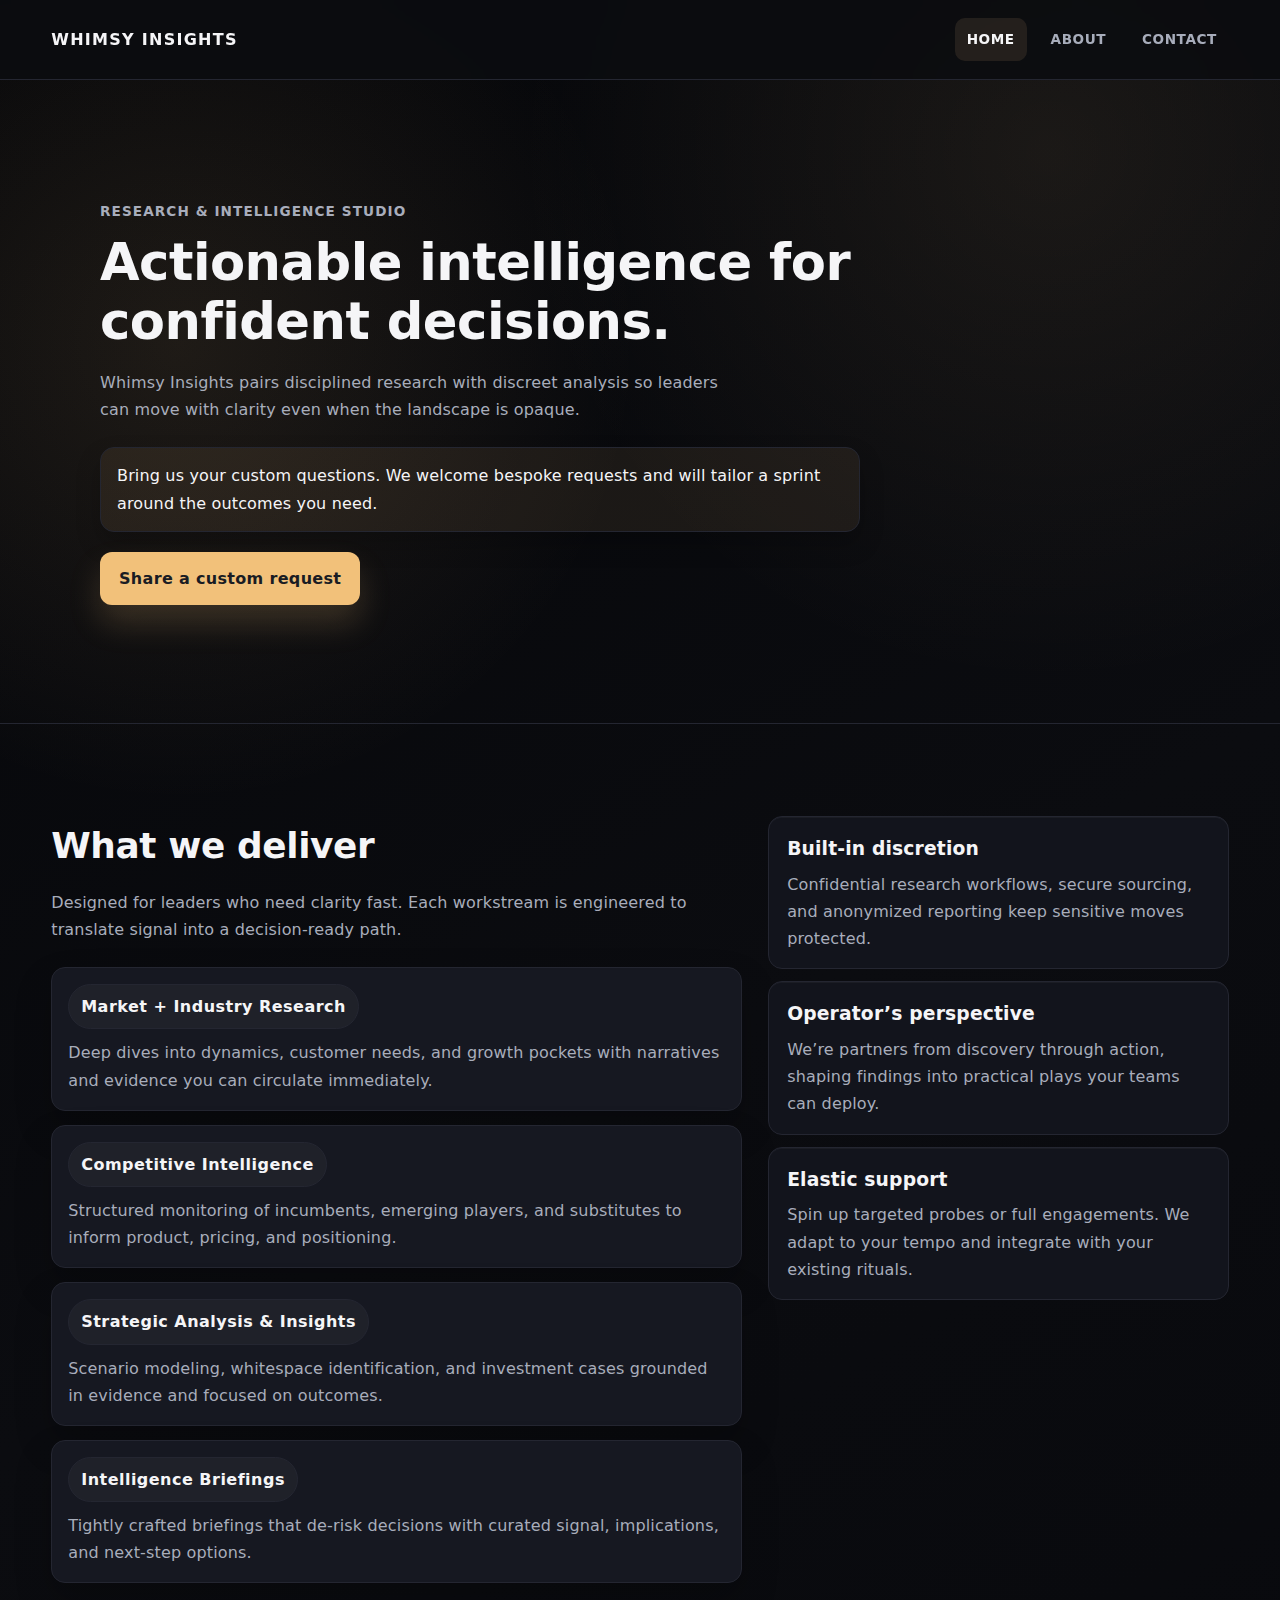
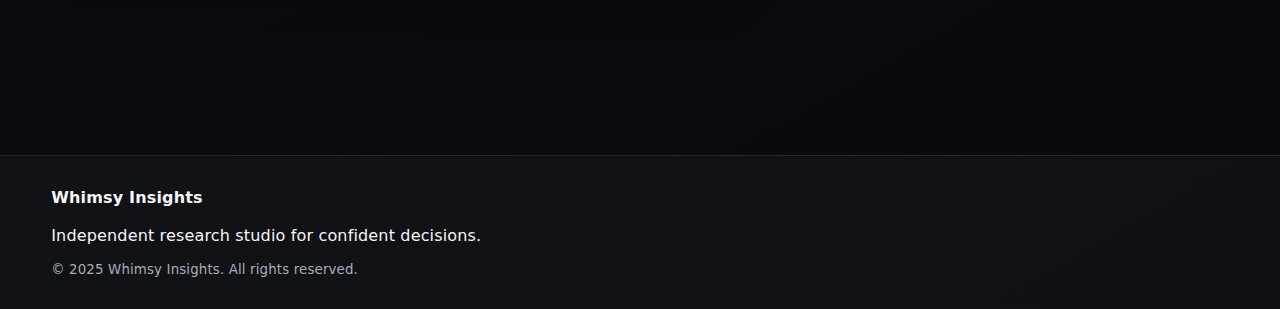
<file: index.html>
<!DOCTYPE html>
<html lang="en">
<head>
  <meta charset="UTF-8">
  <meta name="viewport" content="width=device-width, initial-scale=1.0">
  <title>Whimsy Insights | Actionable Intelligence for Confident Decisions</title>
  <link rel="stylesheet" href="css/styles.css">
</head>
<body>
  <header>
      <div class="container topbar">
        <div class="logo">Whimsy Insights</div>
        <button class="nav-toggle" aria-label="Toggle navigation">☰</button>
        <nav class="nav-links">
          <a class="active" href="index.html">Home</a>
          <a href="about.html">About</a>
          <a href="contact.html">Contact</a>
        </nav>
      </div>
  </header>

  <main>
    <section class="hero">
      <div class="container hero-shell">
        <div class="hero-intro">
          <div class="eyebrow">Research &amp; Intelligence Studio</div>
          <h1>Actionable intelligence for confident decisions.</h1>
          <p class="hero-lead">Whimsy Insights pairs disciplined research with discreet analysis so leaders can move with clarity even when the landscape is opaque.</p>
          <p class="hero-note">Bring us your custom questions. We welcome bespoke requests and will tailor a sprint around the outcomes you need.</p>
          <div class="hero-actions">
            <a class="btn" href="contact.html">Share a custom request</a>
          </div>
        </div>
      </div>
    </section>

    <section class="section">
      <div class="container dual">
        <div>
          <h2>What we deliver</h2>
          <p class="lead">Designed for leaders who need clarity fast. Each workstream is engineered to translate signal into a decision-ready path.</p>
          <div class="stack">
            <article class="pill-card">
              <div class="pill">Market + Industry Research</div>
              <p>Deep dives into dynamics, customer needs, and growth pockets with narratives and evidence you can circulate immediately.</p>
            </article>
            <article class="pill-card">
              <div class="pill">Competitive Intelligence</div>
              <p>Structured monitoring of incumbents, emerging players, and substitutes to inform product, pricing, and positioning.</p>
            </article>
            <article class="pill-card">
              <div class="pill">Strategic Analysis &amp; Insights</div>
              <p>Scenario modeling, whitespace identification, and investment cases grounded in evidence and focused on outcomes.</p>
            </article>
            <article class="pill-card">
              <div class="pill">Intelligence Briefings</div>
              <p>Tightly crafted briefings that de-risk decisions with curated signal, implications, and next-step options.</p>
            </article>
          </div>
        </div>
        <div class="feature-rail">
          <div class="rail-card">
            <h3>Built-in discretion</h3>
            <p>Confidential research workflows, secure sourcing, and anonymized reporting keep sensitive moves protected.</p>
          </div>
          <div class="rail-card">
            <h3>Operator’s perspective</h3>
            <p>We’re partners from discovery through action, shaping findings into practical plays your teams can deploy.</p>
          </div>
          <div class="rail-card">
            <h3>Elastic support</h3>
            <p>Spin up targeted probes or full engagements. We adapt to your tempo and integrate with your existing rituals.</p>
          </div>
        </div>
      </div>
    </section>

  </main>

  <footer>
    <div class="container footer-grid">
      <div><strong>Whimsy Insights</strong></div>
      <div>Independent research studio for confident decisions.</div>
      <small>© 2025 Whimsy Insights. All rights reserved.</small>
    </div>
  </footer>
  <script src="js/main.js"></script>
</body>
</html>
</file>
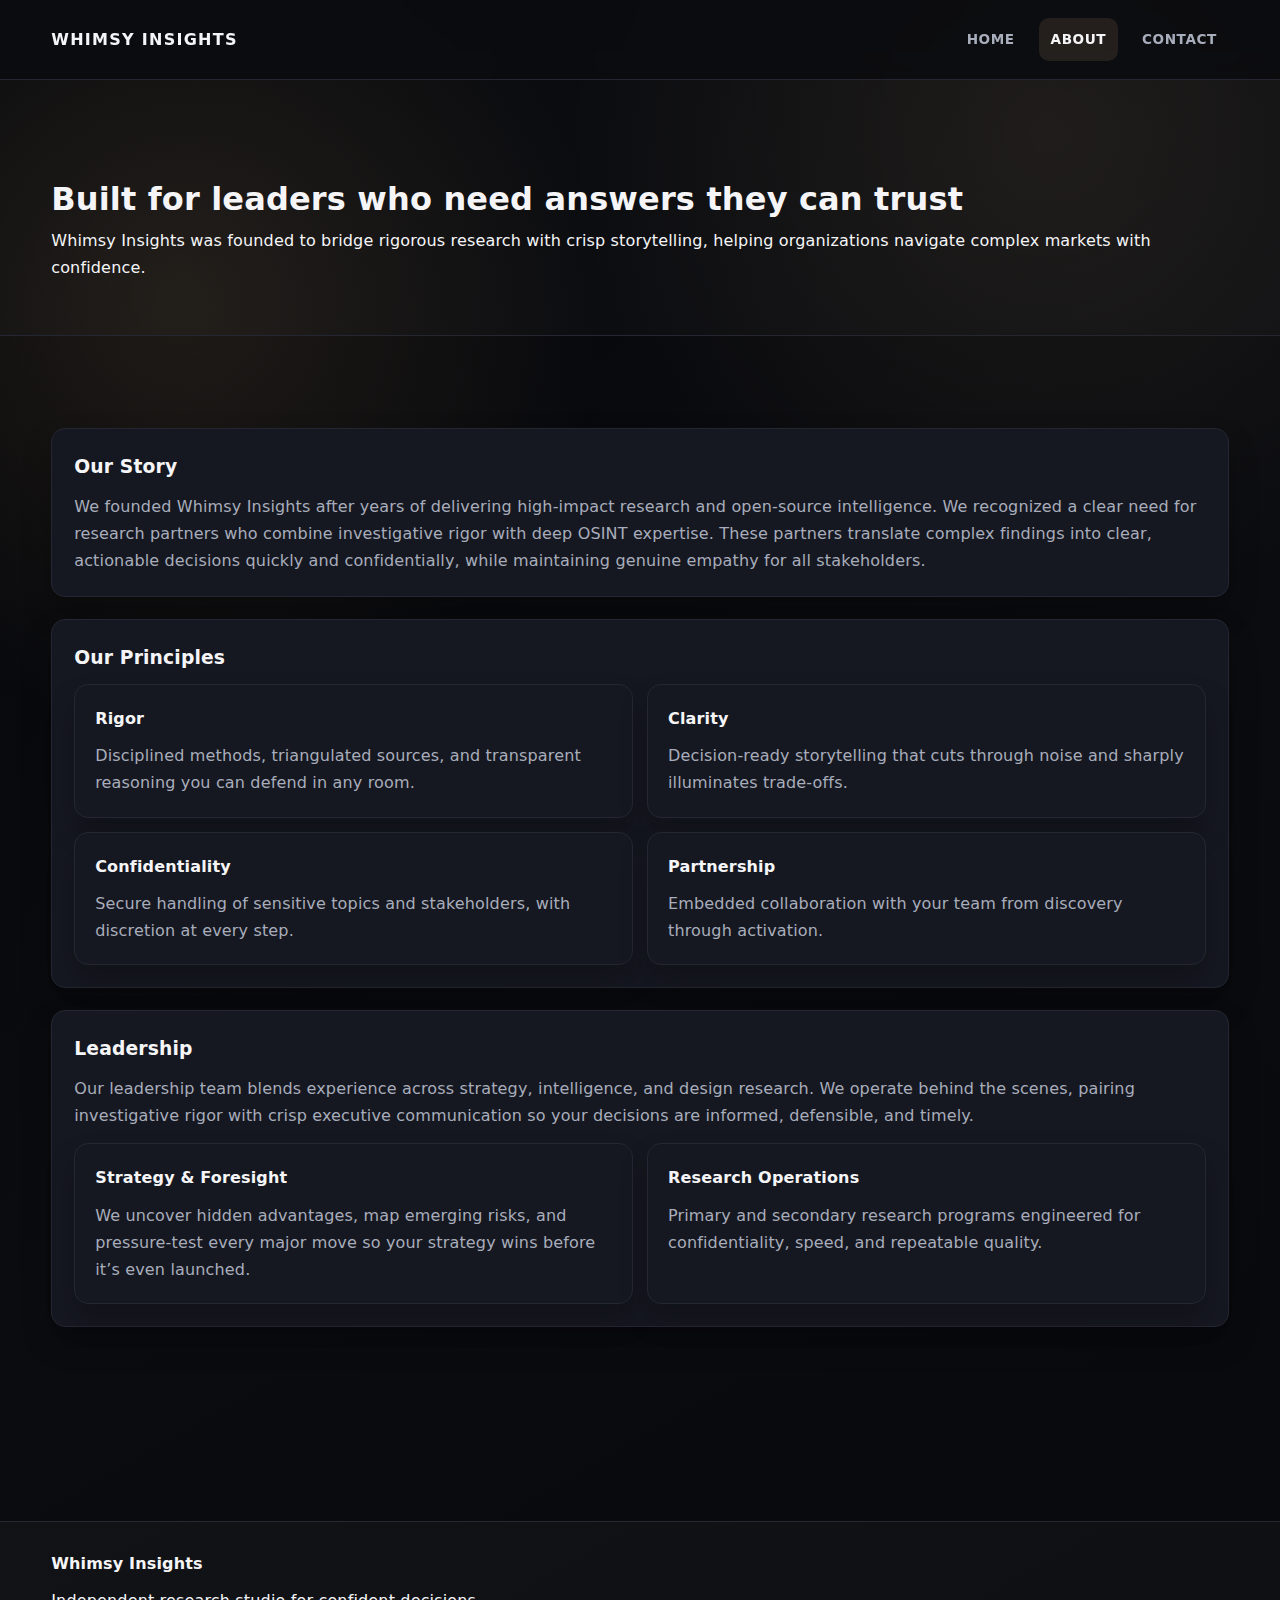
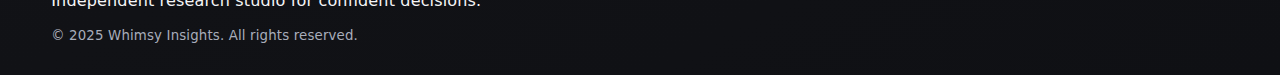
<file: about.html>
<!DOCTYPE html>
<html lang="en">
<head>
  <meta charset="UTF-8">
  <meta name="viewport" content="width=device-width, initial-scale=1.0">
  <title>Whimsy Insights | About</title>
  <link rel="stylesheet" href="css/styles.css">
</head>
<body>
  <header>
      <div class="container topbar">
        <div class="logo">Whimsy Insights</div>
        <button class="nav-toggle" aria-label="Toggle navigation">☰</button>
        <nav class="nav-links">
          <a href="index.html">Home</a>
          <a class="active" href="about.html">About</a>
          <a href="contact.html">Contact</a>
        </nav>
      </div>
  </header>

  <main>
    <section class="page-hero">
      <div class="container">
        <h1>Built for leaders who need answers they can trust</h1>
        <p>Whimsy Insights was founded to bridge rigorous research with crisp storytelling, helping organizations navigate complex markets with confidence.</p>
      </div>
    </section>

    <section class="section">
      <div class="container">
        <div class="section-alt">
          <h3>Our Story</h3>
          <p>We founded Whimsy Insights after years of delivering high-impact research and open-source intelligence. We recognized a clear need for research partners who combine investigative rigor with deep OSINT expertise. These partners translate complex findings into clear, actionable decisions quickly and confidentially, while maintaining genuine empathy for all stakeholders.</p>
        </div>

        <div class="section-alt">
          <h3>Our Principles</h3>
          <div class="values grid grid-cols-2">
            <div class="card">
              <h4>Rigor</h4>
              <p>Disciplined methods, triangulated sources, and transparent reasoning you can defend in any room.</p>
            </div>
            <div class="card">
              <h4>Clarity</h4>
              <p>Decision-ready storytelling that cuts through noise and sharply illuminates trade-offs.</p>
            </div>
            <div class="card">
              <h4>Confidentiality</h4>
              <p>Secure handling of sensitive topics and stakeholders, with discretion at every step.</p>
            </div>
            <div class="card">
              <h4>Partnership</h4>
              <p>Embedded collaboration with your team from discovery through activation.</p>
            </div>
          </div>
        </div>

        <div class="section-alt">
          <h3>Leadership</h3>
          <p>Our leadership team blends experience across strategy, intelligence, and design research. We operate behind the scenes, pairing investigative rigor with crisp executive communication so your decisions are informed, defensible, and timely.</p>
          <div class="grid grid-cols-2 values" style="margin-top:14px;">
            <div class="card">
              <h4>Strategy &amp; Foresight</h4>
              <p>We uncover hidden advantages, map emerging risks, and pressure-test every major move so your strategy wins before it’s even launched.</p>
            </div>
            <div class="card">
              <h4>Research Operations</h4>
              <p>Primary and secondary research programs engineered for confidentiality, speed, and repeatable quality.</p>
            </div>
          </div>
        </div>
      </div>
    </section>
  </main>

  <footer>
    <div class="container footer-grid">
      <div><strong>Whimsy Insights</strong></div>
      <div>Independent research studio for confident decisions.</div>
      <small>© 2025 Whimsy Insights. All rights reserved.</small>
    </div>
  </footer>
  <script src="js/main.js"></script>
</body>
</html>
</file>
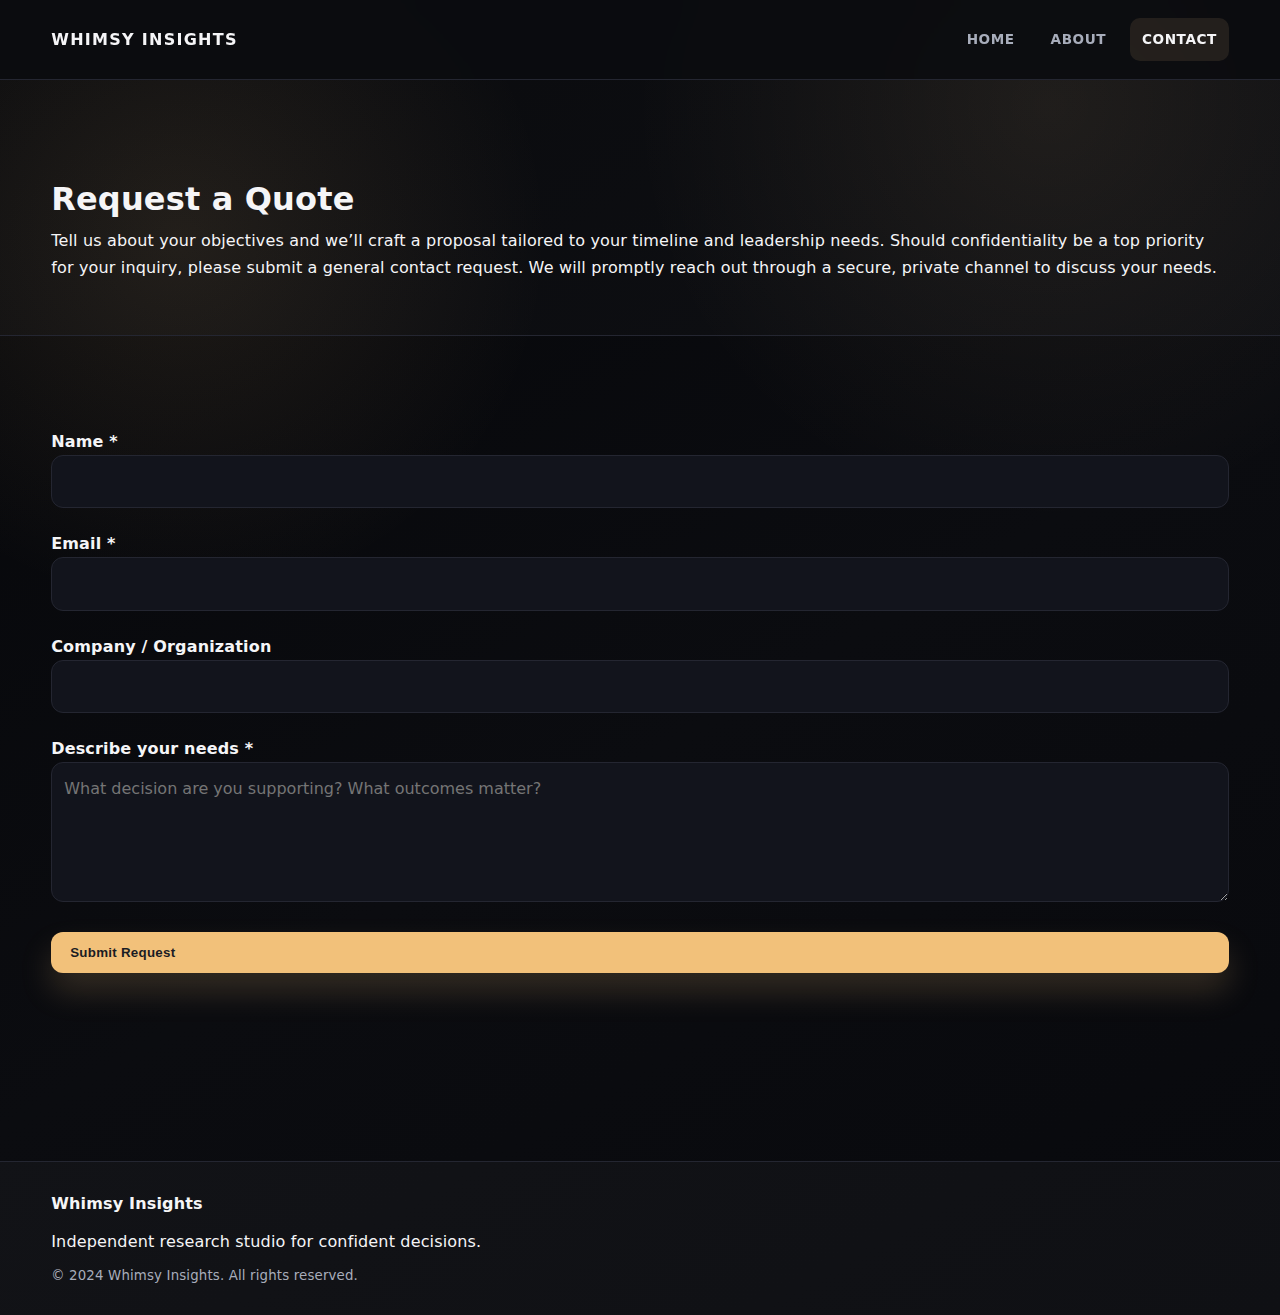
<file: contact.html>
<!DOCTYPE html>
<html lang="en">
<head>
  <meta charset="UTF-8">
  <meta name="viewport" content="width=device-width, initial-scale=1.0">
  <title>Whimsy Insights | Request a Quote</title>
  <link rel="stylesheet" href="css/styles.css">
</head>
<body>
  <header>
      <div class="container topbar">
        <div class="logo">Whimsy Insights</div>
        <button class="nav-toggle" aria-label="Toggle navigation">☰</button>
        <nav class="nav-links">
          <a href="index.html">Home</a>
          <a href="about.html">About</a>
          <a class="active" href="contact.html">Contact</a>
        </nav>
      </div>
  </header>

  <main>
    <section class="page-hero">
      <div class="container">
        <h1>Request a Quote</h1>
        <p>Tell us about your objectives and we’ll craft a proposal tailored to your timeline and leadership needs. Should confidentiality be a top priority for your inquiry, please submit a general contact request. We will promptly reach out through a secure, private channel to discuss your needs.</p>
      </div>
    </section>

    <section class="section">
      <div class="container">
        <div>
          <form id="contact-form" action="https://formspree.io/f/xqajdope" method="POST">
            <div>
              <label for="name">Name *</label>
              <input type="text" id="name" name="name" required aria-required="true">
              <div class="error-message" aria-live="polite"></div>
            </div>

            <div>
              <label for="email">Email *</label>
              <input type="email" id="email" name="email" required aria-required="true">
              <div class="error-message" aria-live="polite"></div>
            </div>

            <div>
              <label for="company">Company / Organization</label>
              <input type="text" id="company" name="company">
              <div class="error-message" aria-live="polite"></div>
            </div>

            <div>
              <label for="description">Describe your needs *</label>
              <textarea id="description" name="description" required aria-required="true" placeholder="What decision are you supporting? What outcomes matter?"></textarea>
              <div class="error-message" aria-live="polite"></div>
            </div>

            <button class="btn" type="submit">Submit Request</button>
            <div id="form-success" aria-live="polite"></div>
          </form>
        </div>
      </div>
    </section>
  </main>

  <footer>
    <div class="container footer-grid">
      <div><strong>Whimsy Insights</strong></div>
      <div>Independent research studio for confident decisions.</div>
      <small>© 2024 Whimsy Insights. All rights reserved.</small>
    </div>
  </footer>
  <script src="js/main.js"></script>
</body>
</html>
</file>
<file: css/styles.css>
:root {
  --bg: #0b0c10;
  --panel: #11131a;
  --surface: #161821;
  --surface-soft: #12141c;
  --border: #242631;
  --ink: #f5f5f7;
  --muted: #a8adbb;
  --accent: #f2c17a;
  --accent-strong: #ffd18f;
  --radius: 14px;
  --transition: 200ms ease;
  font-family: "Inter", "Helvetica Neue", system-ui, -apple-system, sans-serif;
}

* {
  box-sizing: border-box;
  margin: 0;
  padding: 0;
}

body {
  background: radial-gradient(circle at 14% 18%, rgba(242, 193, 122, 0.1), transparent 24%),
    radial-gradient(circle at 82% 8%, rgba(255, 209, 143, 0.08), transparent 26%),
    linear-gradient(150deg, #050609, #0b0c10 55%, #08090d);
  color: var(--ink);
  font-family: "Inter", "Helvetica Neue", system-ui, -apple-system, sans-serif;
  line-height: 1.7;
  min-height: 100vh;
  letter-spacing: 0.01em;
}

a {
  color: inherit;
  text-decoration: none;
}

a.text-link {
  color: var(--accent);
  font-weight: 700;
  letter-spacing: 0.02em;
  transition: color var(--transition);
}

.eyebrow {
  text-transform: uppercase;
  letter-spacing: 0.08em;
  font-weight: 700;
  color: var(--muted);
  font-size: 0.85rem;
}

.label {
  color: var(--muted);
  font-size: 0.95rem;
  letter-spacing: 0.02em;
}

a.text-link:hover,
a.text-link:focus-visible {
  color: var(--accent-strong);
}

img {
  max-width: 100%;
  display: block;
}

.container {
  width: min(1180px, 92vw);
  margin: 0 auto;
}

header {
  background: rgba(11, 12, 16, 0.9);
  color: var(--ink);
  position: sticky;
  top: 0;
  z-index: 100;
  border-bottom: 1px solid var(--border);
  backdrop-filter: blur(12px);
}

.topbar {
  display: flex;
  align-items: center;
  justify-content: space-between;
  padding: 18px 0;
}

.logo {
  font-weight: 800;
  letter-spacing: 0.08em;
  font-size: 1rem;
  text-transform: uppercase;
}

.nav-links {
  display: flex;
  align-items: center;
  gap: 12px;
}

.nav-links a {
  padding: 10px 12px;
  border-radius: 10px;
  color: var(--muted);
  font-weight: 600;
  letter-spacing: 0.04em;
  text-transform: uppercase;
  font-size: 0.85rem;
  transition: color var(--transition), background var(--transition);
}

.nav-links a:hover,
.nav-links a:focus-visible,
.nav-links a.active {
  color: var(--ink);
  background: rgba(255, 209, 143, 0.1);
}

.nav-toggle {
  background: transparent;
  border: 1px solid var(--border);
  color: var(--ink);
  padding: 8px 10px;
  border-radius: 10px;
  display: none;
  cursor: pointer;
}

.hero {
  padding: 120px 0 96px;
  border-bottom: 1px solid var(--border);
}

.hero-shell {
  display: grid;
  gap: 24px;
  align-items: start;
  width: min(1080px, 100%);
  margin: 0 auto;
}

.hero-intro {
  max-width: 820px;
}

.hero-intro h1 {
  font-size: clamp(2.2rem, 4vw, 3.2rem);
  line-height: 1.15;
  margin: 10px 0 18px;
  letter-spacing: -0.01em;
}

.hero-lead {
  color: var(--muted);
  max-width: 620px;
  margin-bottom: 24px;
}

.hero-note {
  background: rgba(255, 209, 143, 0.08);
  border: 1px solid var(--border);
  border-radius: 14px;
  padding: 14px 16px;
  color: var(--ink);
  max-width: 760px;
  margin-bottom: 20px;
  box-shadow: 0 12px 24px rgba(0, 0, 0, 0.22);
}

.hero-actions {
  display: flex;
  gap: 10px;
  flex-wrap: wrap;
  margin-bottom: 22px;
}

.section {
  padding: 92px 0;
}

.section h2 {
  font-size: clamp(1.7rem, 2.8vw, 2.4rem);
  margin-bottom: 12px;
  color: var(--ink);
  letter-spacing: -0.01em;
}

.section p.lead {
  color: var(--muted);
  max-width: 740px;
  margin-bottom: 24px;
}

.section-heading {
  display: flex;
  align-items: flex-end;
  justify-content: space-between;
  gap: 12px;
  flex-wrap: wrap;
  margin-bottom: 24px;
}

.dual {
  display: grid;
  gap: 26px;
  align-items: start;
}

.stack {
  display: grid;
  gap: 14px;
}

.pill-card {
  background: var(--surface);
  border: 1px solid var(--border);
  border-radius: var(--radius);
  padding: 16px;
  box-shadow: 0 18px 36px rgba(0, 0, 0, 0.22);
}

.pill {
  display: inline-flex;
  align-items: center;
  gap: 8px;
  padding: 8px 12px;
  border-radius: 999px;
  border: 1px solid var(--border);
  background: rgba(255, 255, 255, 0.04);
  color: var(--ink);
  font-weight: 700;
  letter-spacing: 0.03em;
  margin-bottom: 10px;
}

.pill-card p {
  color: var(--muted);
}

.feature-rail {
  display: grid;
  gap: 12px;
}

.rail-card {
  background: var(--surface-soft);
  border: 1px solid var(--border);
  border-radius: var(--radius);
  padding: 16px 18px;
  box-shadow: inset 0 1px 0 rgba(255, 255, 255, 0.04);
}

.rail-card h3 {
  margin-bottom: 6px;
}

.rail-card p {
  color: var(--muted);
}

.grid {
  display: grid;
  gap: 16px;
}

.card {
  background: var(--surface);
  border-radius: var(--radius);
  padding: 20px;
  border: 1px solid var(--border);
  transition: transform var(--transition), box-shadow var(--transition), border-color var(--transition);
  box-shadow: 0 16px 28px rgba(0, 0, 0, 0.24);
}

.card:hover {
  transform: translateY(-3px);
  box-shadow: 0 22px 36px rgba(0, 0, 0, 0.3);
  border-color: #3a2d15;
}

.card h3,
.card h4 {
  margin-bottom: 10px;
  color: var(--ink);
}

.card p {
  color: var(--muted);
}

.bullets {
  list-style: none;
  display: grid;
  gap: 12px;
  padding: 0;
}

.bullets li {
  background: var(--surface);
  border-radius: var(--radius);
  padding: 14px 16px;
  border: 1px solid var(--border);
  display: flex;
  gap: 10px;
  align-items: flex-start;
  color: var(--ink);
}

.bullets span.icon {
  width: 30px;
  height: 30px;
  border-radius: 50%;
  background: var(--accent);
  color: #1a1c23;
  display: inline-flex;
  align-items: center;
  justify-content: center;
  font-weight: 800;
  flex-shrink: 0;
  box-shadow: 0 12px 24px rgba(242, 193, 122, 0.35);
}

.process {
  display: grid;
  gap: 14px;
}

.process.rail {
  grid-template-columns: repeat(auto-fit, minmax(220px, 1fr));
}

.process-step {
  background: var(--surface);
  border-radius: var(--radius);
  padding: 18px;
  border: 1px solid var(--border);
  box-shadow: 0 14px 28px rgba(0, 0, 0, 0.22);
}

.process-step h4 {
  margin-bottom: 6px;
  color: var(--ink);
}

.process-step span {
  display: inline-block;
  font-weight: 700;
  color: var(--muted);
  margin-bottom: 6px;
  letter-spacing: 0.08em;
  font-size: 0.85rem;
}

.page-hero {
  padding: 92px 0 54px;
  background: rgba(255, 255, 255, 0.02);
  color: var(--ink);
  border-bottom: 1px solid var(--border);
}

.section-alt {
  background: var(--surface);
  border-radius: var(--radius);
  padding: 22px;
  box-shadow: 0 16px 30px rgba(0, 0, 0, 0.24);
  border: 1px solid var(--border);
  margin-bottom: 22px;
}

.section-alt h3 {
  margin-bottom: 10px;
  color: var(--ink);
}

.section-alt p,
.section-alt ul {
  color: var(--muted);
}

.section-alt ul {
  margin-top: 8px;
  padding-left: 18px;
}

.values {
  display: grid;
  gap: 14px;
}

.profile {
  display: grid;
  gap: 6px;
  padding: 18px;
  border-radius: var(--radius);
  border: 1px solid var(--border);
  background: var(--surface);
  box-shadow: 0 12px 24px rgba(0, 0, 0, 0.22);
}

.profile h4 {
  color: var(--ink);
}

.profile span {
  color: var(--muted);
  font-weight: 700;
}

.btn {
  display: inline-flex;
  align-items: center;
  gap: 8px;
  background: var(--accent);
  color: #1a1c23;
  border: 1px solid transparent;
  padding: 12px 18px;
  border-radius: 12px;
  font-weight: 700;
  cursor: pointer;
  transition: transform var(--transition), box-shadow var(--transition), background var(--transition), color var(--transition);
  letter-spacing: 0.02em;
  box-shadow: 0 18px 32px rgba(242, 193, 122, 0.18);
}

.btn:hover,
.btn:focus-visible {
  background: var(--accent-strong);
  transform: translateY(-1px);
  box-shadow: 0 20px 36px rgba(255, 209, 143, 0.28);
}

.btn.ghost {
  background: transparent;
  color: var(--ink);
  border-color: var(--border);
  box-shadow: none;
}

.btn.ghost:hover,
.btn.ghost:focus-visible {
  background: rgba(255, 255, 255, 0.05);
  box-shadow: none;
}

form {
  display: grid;
  gap: 16px;
}

label {
  font-weight: 700;
  color: var(--ink);
}

input,
select,
textarea {
  width: 100%;
  padding: 12px;
  border-radius: 12px;
  border: 1px solid var(--border);
  background: var(--surface-soft);
  font: inherit;
  transition: border-color var(--transition), box-shadow var(--transition);
  color: var(--ink);
}

input:focus,
select:focus,
textarea:focus {
  outline: none;
  border-color: #3a2d15;
  box-shadow: 0 0 0 3px rgba(242, 193, 122, 0.16);
}

textarea {
  min-height: 140px;
  resize: vertical;
}

.error-message {
  color: #f6a9a3;
  font-size: 0.9rem;
  margin-top: 6px;
}

.success-message {
  background: rgba(59, 224, 163, 0.12);
  color: #c6f6d5;
  border: 1px solid rgba(59, 224, 163, 0.4);
  padding: 14px;
  border-radius: var(--radius);
  margin-top: 10px;
  box-shadow: 0 14px 28px rgba(0, 0, 0, 0.2);
}

footer {
  background: rgba(255, 255, 255, 0.03);
  color: var(--ink);
  padding: 28px 0;
  margin-top: 80px;
  border-top: 1px solid var(--border);
}

.footer-grid {
  display: grid;
  gap: 10px;
}

footer small {
  color: var(--muted);
}

  @media (min-width: 860px) {
    .dual {
      grid-template-columns: 1.2fr 0.8fr;
    }

  .grid-cols-3 {
    grid-template-columns: repeat(3, minmax(0, 1fr));
  }

    .grid-cols-2 {
      grid-template-columns: repeat(2, minmax(0, 1fr));
    }
  }

@media (max-width: 699px) {
  .nav-links {
    position: absolute;
    inset: 64px 16px auto 16px;
    flex-direction: column;
    background: #0f1118;
    border: 1px solid var(--border);
    border-radius: 12px;
    padding: 14px;
    display: none;
    box-shadow: 0 18px 40px rgba(15, 17, 21, 0.12);
  }

  .nav-links.open {
    display: flex;
  }

  .nav-toggle {
    display: inline-flex;
  }
}
</file>
